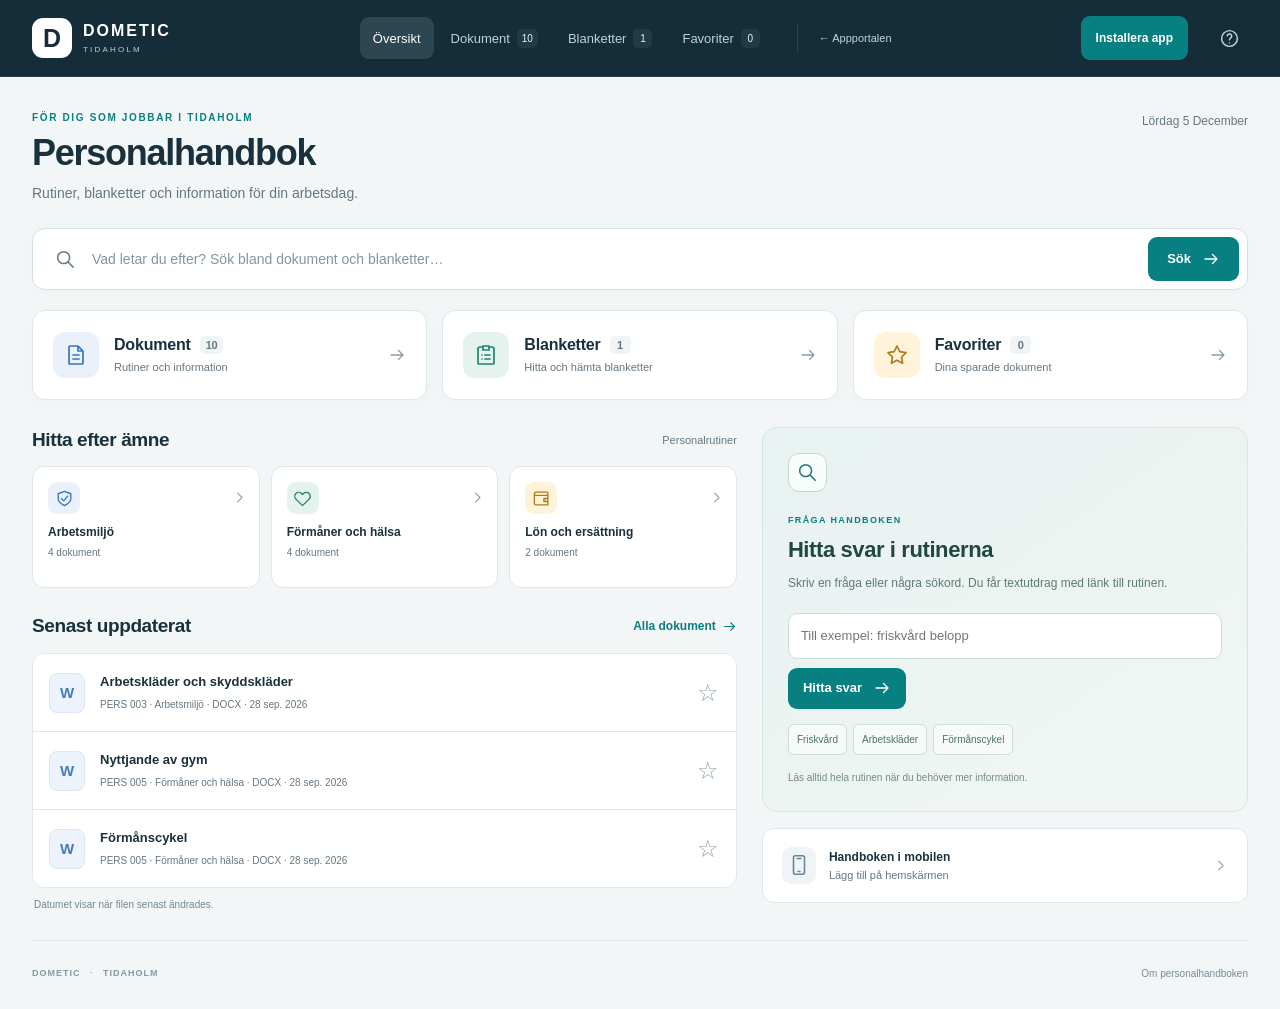
<file: index.html>
<!doctype html>
<html lang="sv">
<head>
  <meta charset="utf-8">
  <meta name="viewport" content="width=device-width,initial-scale=1,viewport-fit=cover">
  <meta name="theme-color" content="#142d38">
  <meta name="description" content="Dometic Tidaholms personalhandbok. Hitta rutiner, hämta blanketter och spara dina favoriter.">
  <title>Personalhandbok · Dometic Tidaholm</title>
  <link rel="icon" href="icon.svg" type="image/svg+xml">
  <link rel="apple-touch-icon" href="icon-192.png">
  <link rel="manifest" href="manifest.webmanifest">
  <link rel="stylesheet" href="style.css">
  <script src="app.js" defer></script>
<style>.install-action{margin-left:auto;white-space:nowrap;padding:10px 14px;font-size:12px}.install-tile{cursor:pointer}#install-from-help{margin:10px 0 6px}@media(max-width:720px){.install-action{font-size:11px;padding:9px 10px;margin-left:auto}.portal-link{display:none}}</style>
</head>
<body>
<svg class="icon-definitions" xmlns="http://www.w3.org/2000/svg" aria-hidden="true">
  <symbol id="i-home" viewBox="0 0 24 24"><path d="m3 10 9-7 9 7v10a1 1 0 0 1-1 1h-5v-7H9v7H4a1 1 0 0 1-1-1Z"/></symbol>
  <symbol id="i-documents" viewBox="0 0 24 24"><path d="M14 3H6a1 1 0 0 0-1 1v16a1 1 0 0 0 1 1h12a1 1 0 0 0 1-1V8Zm0 0v5h5M9 12h6m-6 4h6"/></symbol>
  <symbol id="i-forms" viewBox="0 0 24 24"><path d="M9 4H6a2 2 0 0 0-2 2v14a1 1 0 0 0 1 1h14a1 1 0 0 0 1-1V6a2 2 0 0 0-2-2h-3M9 3h6v4H9Zm-1 9h.01M11 12h5m-8 4h.01M11 16h5"/></symbol>
  <symbol id="i-star" viewBox="0 0 24 24"><path d="m12 3 2.8 5.7 6.2.9-4.5 4.4 1.1 6.2-5.6-3-5.6 3 1.1-6.2L3 9.6l6.2-.9Z"/></symbol>
  <symbol id="i-search" viewBox="0 0 24 24"><circle cx="10.5" cy="10.5" r="6.5"/><path d="m16 16 5 5"/></symbol>
  <symbol id="i-arrow" viewBox="0 0 24 24"><path d="M4 12h16m-6-6 6 6-6 6"/></symbol>
  <symbol id="i-download" viewBox="0 0 24 24"><path d="M12 3v12m-5-5 5 5 5-5M4 16v4h16v-4"/></symbol>
  <symbol id="i-shield" viewBox="0 0 24 24"><path d="M12 3 4 6v6c0 5 8 9 8 9s8-4 8-9V6Zm-4 9 3 3 5-6"/></symbol>
  <symbol id="i-heart" viewBox="0 0 24 24"><path d="M20.3 5.7a5 5 0 0 0-7.1 0L12 7l-1.2-1.3a5 5 0 0 0-7.1 7.1L12 21l8.3-8.2a5 5 0 0 0 0-7.1Z"/></symbol>
  <symbol id="i-wallet" viewBox="0 0 24 24"><path d="M20 8V5a1 1 0 0 0-1-1H5a2 2 0 0 0 0 4h15v12H5a2 2 0 0 1-2-2V6m17 6h-5v4h5m-3-2h.01"/></symbol>
  <symbol id="i-folder" viewBox="0 0 24 24"><path d="M3 7V5a1 1 0 0 1 1-1h6l3 3h7a1 1 0 0 1 1 1v11a1 1 0 0 1-1 1H4a1 1 0 0 1-1-1Z"/></symbol>
  <symbol id="i-help" viewBox="0 0 24 24"><circle cx="12" cy="12" r="9"/><path d="M9.5 9a2.5 2.5 0 0 1 5 .5c0 2-2.5 2-2.5 4M12 17h.01"/></symbol>
  <symbol id="i-phone" viewBox="0 0 24 24"><rect x="6" y="2" width="12" height="20" rx="2"/><path d="M10 5h4m-3 14h2"/></symbol>
  <symbol id="i-x" viewBox="0 0 24 24"><path d="m6 6 12 12M6 18 18 6"/></symbol>
  <symbol id="i-refresh" viewBox="0 0 24 24"><path d="M20 7v5h-5M4 17v-5h5m-4-5a8 8 0 0 1 14-1l1 2M4 16l1 2a8 8 0 0 0 14-1"/></symbol>
  <symbol id="i-chevron" viewBox="0 0 24 24"><path d="m9 5 7 7-7 7"/></symbol>
</svg>
<a class="skip" href="#main">Till innehållet</a>
<div class="shell">
  <header class="site-header">
    <div class="header-inner">
      <a class="brand" href="#oversikt" data-view="home" aria-label="Personalhandbok, startsida"><span class="brand-mark">D</span><span class="brand-text">DOMETIC<small>TIDAHOLM</small></span></a>
      <nav class="header-nav" aria-label="Huvudmeny">
        <a class="nav active" href="#oversikt" data-view="home">Översikt</a>
        <a class="nav" href="#dokument" data-view="documents">Dokument <b id="nav-count">–</b></a>
        <a class="nav" href="#blanketter" data-view="forms">Blanketter <b id="forms-count">–</b></a>
        <a class="nav" href="#favoriter" data-view="favorites">Favoriter <b id="fav-count">–</b></a>
      </nav>
      <a class="portal-link" href="https://mrmartinpet.github.io/Dometic/">← Appportalen</a>
      <button id="install-app" class="primary install-action" type="button">Installera app</button>
      <button class="help-button install-help" aria-label="Hjälp och installation"><svg class="icon" aria-hidden="true"><use href="#i-help"/></svg></button>
    </div>
  </header>
  <main id="main" tabindex="-1">
    <section id="overview" aria-labelledby="overview-title">
      <div class="welcome-row">
        <div><span class="eyebrow">FÖR DIG SOM JOBBAR I TIDAHOLM</span><h1 id="overview-title">Personalhandbok</h1><p class="page-intro">Rutiner, blanketter och information för din arbetsdag.</p></div>
        <span class="date-label" id="today-date"></span>
      </div>
      <form id="home-search-form" class="home-search" role="search">
        <svg class="icon" aria-hidden="true"><use href="#i-search"/></svg>
        <label class="sr-only" for="home-search">Sök bland dokument och blanketter</label>
        <input id="home-search" type="search" placeholder="Vad letar du efter? Sök bland dokument och blanketter…" autocomplete="off" required>
        <button class="primary" type="submit">Sök <svg class="icon" aria-hidden="true"><use href="#i-arrow"/></svg></button>
      </form>
      <div class="load-status"><p id="home-status" role="status" aria-live="polite">Läser in handboken…</p><button class="text-button" id="home-retry" hidden>Försök igen</button></div>
      <div class="quick-links" aria-label="Genvägar">
        <a class="quick-card" data-view="documents" href="#dokument"><span class="quick-icon tone-blue"><svg class="icon" aria-hidden="true"><use href="#i-documents"/></svg></span><span class="quick-copy"><strong>Dokument <b id="home-doc-count">–</b></strong><span>Rutiner och information</span></span><svg class="icon quick-arrow" aria-hidden="true"><use href="#i-arrow"/></svg></a>
        <a class="quick-card" data-view="forms" href="#blanketter"><span class="quick-icon tone-teal"><svg class="icon" aria-hidden="true"><use href="#i-forms"/></svg></span><span class="quick-copy"><strong>Blanketter <b id="home-form-count">–</b></strong><span>Hitta och hämta blanketter</span></span><svg class="icon quick-arrow" aria-hidden="true"><use href="#i-arrow"/></svg></a>
        <a class="quick-card" data-view="favorites" href="#favoriter"><span class="quick-icon tone-amber"><svg class="icon" aria-hidden="true"><use href="#i-star"/></svg></span><span class="quick-copy"><strong>Favoriter <b id="home-fav-count">–</b></strong><span>Dina sparade dokument</span></span><svg class="icon quick-arrow" aria-hidden="true"><use href="#i-arrow"/></svg></a>
      </div>
      <div class="overview-grid">
        <div class="overview-main">
          <section class="topics" aria-labelledby="topics-title"><div class="section-heading"><h2 id="topics-title">Hitta efter ämne</h2><span class="subtle">Personalrutiner</span></div><div id="home-categories" class="category-grid"></div></section>
          <section class="recent-section" aria-labelledby="recent-title"><div class="section-heading"><h2 id="recent-title">Senast uppdaterat</h2><a class="text-link" data-view="documents" href="#dokument">Alla dokument <svg class="icon" aria-hidden="true"><use href="#i-arrow"/></svg></a></div><div id="home-recent" class="recent-list"></div><p id="recent-empty" class="subtle" hidden>Inga dokument att visa.</p><p class="section-note">Datumet visar när filen senast ändrades.</p></section>
        </div>
        <aside class="overview-side">
          <section class="ask-panel" aria-labelledby="ask-title">
            <span class="panel-symbol"><svg class="icon" aria-hidden="true"><use href="#i-search"/></svg></span><span class="eyebrow">FRÅGA HANDBOKEN</span><h2 id="ask-title">Hitta svar i rutinerna</h2><p>Skriv en fråga eller några sökord. Du får textutdrag med länk till rutinen.</p>
            <form id="ask-form"><label class="sr-only" for="question">Din fråga</label><input id="question" type="search" required minlength="3" placeholder="Till exempel: friskvård belopp" autocomplete="off"><button class="primary" type="submit">Hitta svar <svg class="icon" aria-hidden="true"><use href="#i-arrow"/></svg></button></form>
            <div class="question-examples" aria-label="Exempel på sökningar"><button data-question="Friskvård">Friskvård</button><button data-question="Arbetskläder">Arbetskläder</button><button data-question="Förmånscykel">Förmånscykel</button></div>
            <div id="answer" class="answer" role="status" aria-live="polite" hidden></div><small>Läs alltid hela rutinen när du behöver mer information.</small>
          </section>
          <button class="install-tile" id="install-tile" type="button"><span class="install-icon"><svg class="icon" aria-hidden="true"><use href="#i-phone"/></svg></span><span><strong>Handboken i mobilen</strong><span>Lägg till på hemskärmen</span></span><svg class="icon" aria-hidden="true"><use href="#i-chevron"/></svg></button>
        </aside>
      </div>
    </section>
    <section id="library" class="library" aria-labelledby="section-title" hidden>
      <div class="section-head"><div><span class="eyebrow" id="section-eyebrow">PERSONALHANDBOK</span><h1 id="section-title">Dokument</h1><p class="page-intro" id="section-description">Rutiner och information för din arbetsdag.</p></div><span class="total-pill" id="total">– dokument</span></div>
      <div id="forms-info" class="forms-info" hidden><svg class="icon" aria-hidden="true"><use href="#i-download"/></svg><p>Hämta blanketten och fyll i den. Följ anvisningarna i blanketten för hur den ska lämnas in.</p></div>
      <div class="toolbar"><div class="search-box"><svg class="icon" aria-hidden="true"><use href="#i-search"/></svg><label class="sr-only" for="search">Sök i listan</label><input id="search" type="search" placeholder="Sök på namn, ämne eller innehåll…" autocomplete="off"><kbd aria-hidden="true">/</kbd></div><div class="select-row"><label class="sr-only" for="format">Filtyp</label><select id="format"><option value="all">Alla filtyper</option><option value="word">Word</option><option value="pdf">PDF</option><option value="excel">Excel</option><option value="powerpoint">PowerPoint</option></select><label class="sr-only" for="sort">Sortering</label><select id="sort"><option value="az">Namn A–Ö</option><option value="recent">Senast uppdaterade</option></select></div></div>
      <div id="categories" class="categories" role="group" aria-label="Filtrera kategori"></div>
      <div class="list-toolbar"><p id="results-count" role="status" aria-live="polite">Läser in dokument…</p><button class="text-button" id="clear-filters" hidden>Rensa filter</button></div>
      <div id="documents" class="documents"></div>
      <div id="empty" class="empty" hidden><span class="empty-icon"><svg class="icon" aria-hidden="true"><use href="#i-folder"/></svg></span><h2 id="empty-title">Inga dokument att visa</h2><p id="empty-text"></p><button id="reset" class="secondary" hidden>Rensa filter</button></div>
    </section>
    <footer><span>DOMETIC <span class="footer-dot">·</span> TIDAHOLM</span><button class="text-button install-help">Om personalhandboken</button></footer>
  </main>
  <nav class="mobile-nav" aria-label="Mobilmeny"><a href="#oversikt" class="active" data-view="home"><svg class="icon" aria-hidden="true"><use href="#i-home"/></svg>Översikt</a><a href="#dokument" data-view="documents"><svg class="icon" aria-hidden="true"><use href="#i-documents"/></svg>Dokument</a><a href="#blanketter" data-view="forms"><svg class="icon" aria-hidden="true"><use href="#i-forms"/></svg>Blanketter</a><a href="#favoriter" data-view="favorites"><svg class="icon" aria-hidden="true"><use href="#i-star"/></svg>Favoriter</a></nav>
</div>
<dialog id="reader" aria-labelledby="reader-title"><div class="reader-head"><button id="close-reader" class="secondary">← Tillbaka</button><button id="reader-favorite" class="secondary">☆ Spara</button></div><div class="reader-body"><span class="eyebrow" id="reader-meta"></span><h2 id="reader-title"></h2><div class="reader-actions"><a id="download" class="primary" download>Hämta original</a><button id="share" class="secondary">Kopiera länk</button></div><p class="reading-note" id="reader-note">Textvy · Bilder, diagram och fullständig formatering visas i originalfilen.</p><div id="reader-content"></div></div></dialog>
<dialog id="help" aria-labelledby="help-title"><button id="close-help" class="close" aria-label="Stäng"><svg class="icon" aria-hidden="true"><use href="#i-x"/></svg></button><span class="eyebrow">PERSONALHANDBOK</span><h2 id="help-title">Det du behöver i arbetsdagen.</h2><p>På översikten hittar du genvägar, kategorier och de senast ändrade dokumenten. Blanketter har en egen sida där du kan söka och hämta originalfiler.</p><h3>Lägg till på hemskärmen</h3><p id="install-instructions">Välj Installera app för att komma igång.</p><button id="install-from-help" class="primary" type="button">Installera app</button><p><strong>iPhone:</strong> öppna i Safari, tryck på Dela och välj Lägg till på hemskärmen.</p><p><strong>Android:</strong> öppna webbläsarens meny och välj Installera app eller Lägg till på startskärmen.</p><h3>Dokument och favoriter</h3><p>Word (.docx) och PowerPoint (.pptx) får en sökbar textvy. PDF, Excel och äldre Officefiler kan sökas på namn och kategori och hämtas i original. Favoriter sparas på den här enheten.</p></dialog>
<div id="toast" role="status" aria-live="polite"></div>
<noscript><p class="noscript">Aktivera JavaScript för att söka och läsa personalhandboken.</p></noscript>
</body>
</html>
</file>
<file: style.css>
:root{--bg:#f3f6f7;--text:#19313c;--muted:#647782;--line:#dfe7ea;--accent:#087f81;--navy:#142d38;--shadow:0 4px 18px #183b4a05;font-family:Inter,"Segoe UI",Arial,sans-serif;color:var(--text);background:var(--bg);font-synthesis:none;color-scheme:light}
*{box-sizing:border-box}body{margin:0;min-height:100dvh}button,input,select{font:inherit}button,a,input,select{-webkit-tap-highlight-color:transparent}button{cursor:pointer;color:inherit}a{color:inherit}button:focus-visible,a:focus-visible,input:focus-visible,select:focus-visible{outline:3px solid #2c9bba;outline-offset:4px}button,a{touch-action:manipulation;transition:background .15s,border-color .15s,color .15s,box-shadow .15s}input{color:var(--text)}
.icon{width:22px;height:22px;fill:none;stroke:currentColor;stroke-width:1.7;stroke-linecap:round;stroke-linejoin:round;flex-shrink:0}.icon-definitions{position:absolute;width:0;height:0;overflow:hidden}.skip{position:fixed;top:-100px;left:15px;z-index:100;background:#fff;padding:14px;border-radius:8px}.skip:focus{top:10px}.shell{min-height:100dvh}
.site-header{position:sticky;top:0;z-index:5;background:var(--navy);color:#fff;border-bottom:1px solid #ffffff14}.header-inner{max-width:1296px;margin:auto;padding:0 32px;min-height:76px;display:flex;align-items:center;gap:24px}.brand{display:flex;align-items:center;gap:11px;text-decoration:none;flex-shrink:0}.brand-mark{display:grid;place-items:center;font-size:25px;font-weight:800;line-height:1;width:40px;height:40px;background:#fff;border-radius:11px;color:var(--navy)}.brand-text{font-size:16px;font-weight:800;letter-spacing:2px;line-height:1}.brand-text small{font-size:8px;font-weight:500;letter-spacing:2.2px;display:block;margin-top:7px;color:#bad0d9}
.header-nav{margin-left:auto;display:flex;align-items:center;gap:4px}.nav{display:inline-flex;align-items:center;gap:7px;text-decoration:none;font-size:13px;font-weight:500;min-height:42px;border-radius:9px;padding:10px 13px;color:#bed1d9;white-space:nowrap}.nav:hover{background:#ffffff0d;color:#fff}.nav.active{background:#2c4751;color:#fff}.nav b{font-size:10px;font-weight:500;min-width:19px;height:19px;padding:2px 5px;display:grid;place-items:center;background:#ffffff10;border-radius:5px;color:#e8f2f5}.portal-link{text-decoration:none;border-left:1px solid #ffffff1a;padding:9px 0 9px 21px;font-size:11px;color:#c1d4dc;white-space:nowrap}.portal-link:hover{color:#fff}.help-button{display:grid;place-items:center;border:0;background:transparent;color:#c1d4dc;width:36px;height:40px;padding:5px}.help-button:hover{color:#fff}.help-button .icon{width:21px;height:21px}
main{max-width:1296px;padding:30px 32px 20px;margin:auto}h1,h2,h3,p{overflow-wrap:break-word}h1{font-size:36px;letter-spacing:-1.25px;line-height:1.15;font-weight:700;margin:7px 0 9px}h2{font-size:19px;letter-spacing:-.4px;line-height:1.35;margin:0}h3{font-size:16px;letter-spacing:-.2px}.eyebrow{font-size:10px;font-weight:700;letter-spacing:1.65px;color:var(--accent);display:inline-block}.welcome-row{display:flex;align-items:center;justify-content:space-between;gap:24px;margin-bottom:23px}.page-intro{font-size:14px;color:var(--muted);line-height:1.6;margin:0}.date-label{font-size:12px;color:var(--muted);white-space:nowrap;align-self:flex-start;margin-top:7px;text-transform:capitalize}
.home-search{display:flex;align-items:center;gap:14px;padding:7px 8px 7px 21px;border:1px solid #d5e1e5;border-radius:13px;background:#fff;box-shadow:var(--shadow);min-height:62px}.home-search>.icon{color:#66818c}.home-search:focus-within{border-color:#63aeb1;box-shadow:0 0 0 3px #0780840a}.home-search input{flex:1;min-width:0;background:transparent;border:0;outline:none;font-size:14px;height:43px}.home-search input::placeholder{color:#84959d}.primary{display:inline-flex;align-items:center;justify-content:center;gap:11px;background:var(--accent);border:1px solid transparent;border-radius:9px;min-height:44px;padding:10px 18px;color:#fff;font-size:13px;font-weight:600;text-decoration:none;line-height:1.35}.primary:hover{background:#086567}.primary .icon{width:18px;height:18px}.load-status{display:flex;align-items:center;gap:14px}.load-status p{font-size:12px;color:var(--muted);margin:12px 0 0}.load-status .text-button{margin-top:12px}
.quick-links{display:grid;grid-template-columns:repeat(3,minmax(0,1fr));gap:15px;margin:20px 0 27px}.quick-card{background:#fff;border:1px solid var(--line);border-radius:13px;padding:21px 20px;display:flex;align-items:center;gap:15px;text-decoration:none;box-shadow:var(--shadow);min-width:0}.quick-card:hover{border-color:#9dc5c7;box-shadow:0 6px 20px #193a4410}.quick-icon{width:46px;height:46px;border-radius:12px;display:grid;place-items:center;flex-shrink:0}.quick-icon .icon{width:24px;height:24px}.tone-blue{background:#eaf1fb;color:#3975ba}.tone-teal{background:#e5f3ef;color:#21836c}.tone-amber{background:#fff3da;color:#af7b1c}.tone-violet{background:#f0ecfa;color:#7a62a8}.quick-copy{flex:1;min-width:0}.quick-copy strong{display:flex;align-items:center;gap:9px;font-size:16px;font-weight:650;letter-spacing:-.2px}.quick-copy strong b{font-size:11px;font-weight:600;min-width:21px;border-radius:5px;background:#f0f4f5;color:var(--muted);padding:3px 6px;text-align:center}.quick-copy>span{display:block;margin-top:7px;font-size:11px;color:var(--muted)}.quick-arrow{width:18px;height:18px;color:#879ca6}
.overview-grid{display:grid;grid-template-columns:minmax(0,1.45fr) minmax(300px,1fr);gap:25px}.overview-main,.overview-side{min-width:0}.section-heading{display:flex;align-items:center;justify-content:space-between;gap:16px;margin-bottom:14px}.subtle{font-size:11px;color:var(--muted)}.text-link{display:inline-flex;align-items:center;gap:6px;color:var(--accent);text-decoration:none;font-size:12px;font-weight:600;line-height:1.5}.text-link:hover{text-decoration:underline}.text-link .icon{width:15px;height:15px}
.category-grid{display:grid;grid-template-columns:repeat(3,minmax(0,1fr));gap:11px}.category-card{display:flex;align-items:flex-start;flex-direction:column;position:relative;gap:10px;text-align:left;min-width:0;padding:15px;border:1px solid var(--line);border-radius:12px;background:#fff;color:var(--text);text-decoration:none;min-height:122px}.category-card:hover{border-color:#a3c5cb;background:#fbfdfd}.category-icon{display:grid;place-items:center;width:32px;height:32px;border-radius:9px;background:#edf3f6;color:#4b7c9b;flex-shrink:0}.category-card.tone-blue .category-icon,.category-icon.tone-blue{background:#eaf1fb;color:#3975ba}.category-card.tone-teal .category-icon,.category-icon.tone-teal{background:#e5f3ef;color:#21836c}.category-card.tone-amber .category-icon,.category-icon.tone-amber{background:#fff3da;color:#af7b1c}.category-card.tone-violet .category-icon,.category-icon.tone-violet{background:#f0ecfa;color:#7a62a8}.category-icon .icon{width:19px;height:19px}.category-copy{display:block;min-width:0}.category-copy strong{display:block;font-size:12px;line-height:1.45;font-weight:650}.category-copy span{display:block;font-size:10px;color:var(--muted);margin-top:5px}.category-arrow{position:absolute;right:12px;top:23px;color:#8fa3ac}.category-arrow .icon{width:15px;height:15px}
.recent-section{margin-top:25px}.recent-list{border:1px solid var(--line);border-radius:13px;background:#fff;overflow:hidden}.recent-list:empty{display:none}.recent-list .doc-card{border:0;border-radius:0;box-shadow:none;border-bottom:1px solid var(--line)}.recent-list .doc-card:last-child{border-bottom:0}.recent-list .doc-open{padding:15px 16px;min-height:77px}.recent-list .file-icon{width:36px;height:40px;font-size:15px;border-radius:8px}.recent-list .doc-copy strong{font-size:13px}.section-note{font-size:10px;color:#738792;margin:11px 2px 0}
.ask-panel{background:linear-gradient(145deg,#e8f2f1,#f0f6f3);border:1px solid #d3e6e2;border-radius:15px;padding:25px}.ask-panel .panel-symbol{display:grid;place-items:center;width:39px;height:39px;border:1px solid #bedad6;border-radius:11px;color:#287e77;margin-bottom:17px;background:#f8fcfa}.ask-panel .eyebrow{font-size:9px;letter-spacing:1.4px}.ask-panel h2{font-size:22px;margin:8px 0 10px;color:#21483f}.ask-panel>p{color:#5f7a76;line-height:1.6;font-size:12px;margin:0 0 19px}.ask-panel form{display:flex;flex-wrap:wrap;gap:9px}.ask-panel input{min-width:0;width:100%;background:#fff;border:1px solid #c9ddd8;border-radius:9px;padding:12px;font-size:13px;height:46px}.ask-panel form .primary{min-height:41px;padding:10px 14px}.question-examples{display:flex;gap:6px;flex-wrap:wrap;margin-top:15px}.question-examples button{border:1px solid #ccded9;background:#f6faf8;border-radius:6px;color:#4c746b;font-size:10px;padding:6px 8px;min-height:31px}.question-examples button:hover{background:#fff;border-color:#7daea2}.ask-panel small{display:block;font-size:10px;line-height:1.6;color:#738c84;margin-top:15px}
.install-tile{display:flex;align-items:center;gap:13px;width:100%;padding:18px 19px;margin-top:16px;border:1px solid var(--line);border-radius:12px;background:#fff;text-align:left}.install-tile:hover{border-color:#afc7ce}.install-icon{width:34px;height:37px;display:grid;place-items:center;background:#f0f4f6;border-radius:9px;color:#658793;flex-shrink:0}.install-tile>span:nth-child(2){flex:1}.install-tile strong{display:block;font-size:12px;font-weight:600}.install-tile>span>span{display:block;font-size:11px;color:var(--muted);margin-top:5px}.install-tile>.icon{width:15px;height:15px;color:#92a4ad}
.library{min-height:65vh}.section-head{display:flex;align-items:center;justify-content:space-between;gap:25px;margin-bottom:25px}.total-pill{font-size:12px;color:#3f7d79;padding:9px 13px;border-radius:8px;background:#e6efed;white-space:nowrap}.forms-info{display:flex;align-items:center;gap:13px;background:#eaf3f1;border:1px solid #d7e8e3;padding:14px 18px;border-radius:11px;margin:0 0 21px;color:#38756a}.forms-info p{font-size:12px;line-height:1.6;margin:0}.forms-info .icon{width:20px;height:20px}
.toolbar{display:flex;align-items:center;gap:12px}.search-box{display:flex;align-items:center;gap:12px;flex:1;min-width:0;border:1px solid #d4e0e4;background:#fff;border-radius:10px;padding:0 15px;height:50px}.search-box:focus-within{border-color:#78b6b5}.search-box>.icon{color:#849ba7;width:20px;height:20px}.search-box input{flex:1;min-width:0;width:100%;border:0;outline:0;background:none;height:46px;font-size:13px}.search-box input::placeholder{color:#84959f}.search-box kbd{font-size:11px;min-width:21px;padding:3px 5px;text-align:center;border:1px solid var(--line);color:#92a4ad;border-radius:4px}.select-row{display:flex;gap:10px}.select-row select{font-size:12px;min-height:50px;border:1px solid #d4e0e4;background:#fff;color:#506873;border-radius:10px;padding:0 12px;max-width:184px}.categories{display:flex;flex-wrap:wrap;gap:8px;margin:20px 0}.chip{display:flex;align-items:center;gap:9px;font-size:11px;padding:8px 13px;min-height:38px;border:1px solid var(--line);background:#fff;border-radius:8px;color:#6a7f89}.chip span{font-size:10px;color:inherit;opacity:.75}.chip.active{background:#e4efed;color:#21685f;border-color:#9bc8bd}.chip:hover{border-color:#a8c4c4}.list-toolbar{display:flex;justify-content:space-between;align-items:center;gap:20px;border-top:1px solid var(--line);padding:17px 0 14px;min-height:51px}.list-toolbar p{font-size:12px;color:var(--muted);margin:0}.text-button{font-size:11px;font-weight:500;padding:6px 0;min-height:32px;border:0;color:var(--accent);background:transparent}.text-button:hover{text-decoration:underline}
.documents{display:grid;grid-template-columns:repeat(2,minmax(0,1fr));gap:13px}.doc-card{display:flex;align-items:center;min-width:0;border:1px solid var(--line);border-radius:12px;background:#fff;box-shadow:var(--shadow)}.doc-card:hover{border-color:#a9c8cd}.doc-open{display:flex;align-items:center;gap:15px;padding:20px 10px 20px 19px;min-height:94px;flex:1;min-width:0;text-align:left;background:transparent;border:0;color:var(--text);text-decoration:none}.file-icon{display:grid;place-items:center;flex-shrink:0;background:#edf3fc;color:#487bb9;border:1px solid #dce6f4;width:43px;height:48px;border-radius:10px;font-size:18px;font-weight:700;line-height:1}.file-icon.pdf{background:#fbeeed;color:#b9615a;border-color:#f1dcd9;font-size:10px}.file-icon.ppt{background:#fbf1e8;color:#b97742;border-color:#f0e0d3}.file-icon.excel{background:#e9f5ed;color:#448760;border-color:#d6eadc}.doc-copy{min-width:0;flex:1}.doc-copy strong{display:block;font-size:13px;font-weight:650;line-height:1.5;overflow-wrap:anywhere}.doc-copy p{font-size:10px;color:var(--muted);margin:5px 0 0;line-height:1.6}.doc-copy .snippet{display:-webkit-box;-webkit-box-orient:vertical;-webkit-line-clamp:2;overflow:hidden;font-size:11px;margin-top:9px;color:#53717f}.fav{flex-shrink:0;border:0;background:transparent;color:#91a3ac;min-height:44px;min-width:40px;padding:6px;font-size:24px;margin-right:8px;line-height:1}.fav:hover{color:#a67823}.fav.saved{color:#b47f17}.download-link{display:inline-flex;align-items:center;justify-content:center;flex-shrink:0;gap:5px;min-width:38px;min-height:42px;margin:0 6px 0 0;padding:8px;border:1px solid #cde0db;border-radius:8px;color:#2b7f70;font-size:11px;background:#eef6f3;text-decoration:none}.download-link:hover{background:#deeee7}.download-link .icon{width:17px;height:17px}.type-badge{display:inline-flex;font-size:9px;line-height:1.2;padding:3px 5px;background:#e8f3ec;color:#3e7b5c;border-radius:4px;font-weight:500;margin-right:5px}
.empty{text-align:center;border:1px dashed #c9d8de;background:#fafcfc;border-radius:14px;padding:54px 20px}.empty-icon{display:grid;place-items:center;width:59px;height:59px;border-radius:17px;background:#e7eff1;color:#71939e;margin:auto}.empty-icon .icon{width:28px;height:28px}.empty h2{font-size:21px;margin:18px 0 11px}.empty p{color:var(--muted);font-size:13px;line-height:1.75;max-width:440px;margin:0 auto 19px}.secondary{display:inline-flex;align-items:center;justify-content:center;min-height:42px;gap:8px;padding:10px 14px;border:1px solid #d6e2e7;border-radius:8px;background:#fff;color:#415e6b;font-size:12px;text-decoration:none}.secondary:hover{background:#f1f6f7;border-color:#a8c5ce}
footer{display:flex;align-items:center;justify-content:space-between;gap:20px;border-top:1px solid var(--line);margin-top:30px;padding-top:16px;color:#8598a1;font-size:9px;letter-spacing:1px}footer>span{font-weight:600}.footer-dot{display:inline-block;margin:0 6px;color:#a8b9c0}footer .text-button{font-size:10px;font-weight:400;color:#738b96;letter-spacing:0}.sr-only{position:absolute;clip:rect(0,0,0,0);width:1px;height:1px;overflow:hidden;white-space:nowrap}.mobile-nav{display:none}
dialog{background:#fff;color:var(--text);border:1px solid #cfdee5;border-radius:16px;box-shadow:0 25px 100px #0a253d3d;max-height:90dvh}dialog::backdrop{background:#142d386e;backdrop-filter:blur(4px)}#reader{padding:0;width:min(850px,95vw)}.reader-head{display:flex;align-items:center;justify-content:space-between;padding:14px 24px;background:#f8fafb;border-bottom:1px solid var(--line);position:sticky;top:0;z-index:1}.reader-body{padding:30px 36px 45px;overflow-wrap:anywhere}.reader-body h2{font-size:28px;line-height:1.3;margin:10px 0 22px}.reader-actions{display:flex;flex-wrap:wrap;gap:9px}.reading-note{font-size:12px;line-height:1.7;color:#66808c;padding:12px 15px;background:#f1f6f7;border-left:3px solid #75b1b7;border-radius:3px;margin:24px 0}#reader-meta{font-size:10px;line-height:1.6;letter-spacing:1px}#reader-content p{white-space:pre-wrap;font-size:14px;line-height:1.85;color:#3d5866}#reader-content h3{font-size:19px;color:#236e71;margin:28px 0 12px}#reader-content .table-wrap{overflow-x:auto}table{border-collapse:collapse;width:100%;margin:18px 0;font-size:12px}td{min-width:110px;border:1px solid #cfdde3;padding:12px;white-space:pre-wrap;line-height:1.6}tr:first-child{background:#f0f5f7}#help{width:min(500px,94vw);padding:32px}#help h2{font-size:25px;margin:11px 0 16px}#help h3{font-size:15px;margin:25px 0 10px}#help p{font-size:13px;color:var(--muted);line-height:1.8}.close{float:right;display:grid;place-items:center;background:transparent;border:0;color:#8a9fa9;width:38px;height:38px;margin:-12px -12px 0 5px}#toast{position:fixed;bottom:26px;left:50%;transform:translateX(-50%);max-width:90vw;padding:12px 18px;background:#193d48;color:white;border-radius:9px;font-size:12px;z-index:11;display:none;box-shadow:0 6px 22px #0a263c2b}#toast.visible{display:block}
.answer{margin-top:18px;padding-top:17px;border-top:1px solid #cbded7}.answer h3{font-size:15px;margin:0 0 12px}.answer>p{font-size:12px;line-height:1.6;color:#607a72}.answer-hit{border:1px solid #d5e4df;background:#fff;border-radius:9px;padding:13px;margin-top:10px}.answer-quote{font-size:12px;line-height:1.7;white-space:pre-wrap;margin:0 0 10px}.answer-source{color:#187969;font-size:11px;line-height:1.6;overflow-wrap:anywhere}.answer .answer-caution{font-size:10px;color:#7a8d83}.answer h4{font-size:12px;margin:18px 0 8px}.answer-related{display:block;font-size:12px;color:#287f70;margin:9px 0}.answer mark,.reader-match mark{background:#fae6a0;color:#354125;border-radius:3px;padding:0 2px}.reader-match{background:#fff7dd;border-left:3px solid #d4ad40;padding:12px!important;border-radius:5px;scroll-margin-top:90px}.noscript{margin:25px;padding:20px;border:1px solid var(--line);background:#fff;border-radius:12px}[hidden]{display:none!important}body:has(dialog[open]){overflow:hidden}
@media(max-width:1100px){.header-inner{gap:16px}.nav{padding:10px;font-size:12px}.portal-link{padding-left:15px;font-size:10px}.quick-card{padding:18px 15px;gap:11px}.quick-icon{width:41px;height:41px}.quick-copy strong{font-size:14px}.quick-arrow{display:none}.overview-grid{gap:20px;grid-template-columns:minmax(0,1.3fr) minmax(290px,1fr)}.category-card{padding:13px;min-height:127px}.category-copy strong{font-size:11px}.category-arrow{right:10px}.ask-panel{padding:23px}.documents{grid-template-columns:1fr}}
@media(max-width:900px){.header-inner{min-height:68px;padding:0 22px;gap:15px}.header-nav{gap:1px}.nav{padding:9px 8px;font-size:11px}.nav b{display:none}.portal-link{font-size:10px}.brand-text{font-size:14px;letter-spacing:1.6px}.brand-mark{height:36px;width:36px;font-size:23px}main{padding:25px 22px 20px}.overview-grid{grid-template-columns:1fr}.overview-side{display:grid;grid-template-columns:1.3fr 1fr;gap:16px;align-items:start}.install-tile{margin:0}.ask-panel{padding:21px}.ask-panel .panel-symbol{display:none}.category-card{min-height:110px}.category-copy strong{font-size:13px}.quick-copy>span{font-size:10px}.section-heading h2{font-size:18px}.welcome-row{margin-bottom:20px}.home-search input{font-size:13px}.recent-section{margin-top:23px}}
@media(max-width:720px){
  .site-header{position:relative}.header-inner{padding:0 17px;min-height:64px;gap:13px}.header-nav{display:none}.brand-text{font-size:14px}.brand-text small{font-size:7px}.brand{gap:9px}.brand-mark{width:34px;height:34px;font-size:22px;border-radius:9px}.portal-link{margin-left:auto;border:0;padding:8px 0;font-size:11px}.help-button{width:28px;padding:0}.help-button .icon{width:20px;height:20px}
  main{padding:24px 17px 100px}.welcome-row{align-items:start;margin-bottom:19px;gap:10px}.welcome-row h1{font-size:31px;letter-spacing:-1px;margin-top:7px}.eyebrow{font-size:8px;letter-spacing:1.2px}.date-label{display:none}.page-intro{font-size:12px;line-height:1.6;max-width:300px}.home-search{min-height:57px;padding:6px 6px 6px 13px;gap:10px;border-radius:11px}.home-search>.icon{width:19px;height:19px}.home-search input{font-size:16px}.home-search input::placeholder{font-size:12px}.home-search .primary{min-height:42px;padding:10px 13px;font-size:12px}.home-search .primary .icon{display:none}
  .quick-links{grid-template-columns:1fr;gap:9px;margin:16px 0 25px}.quick-card{padding:14px 15px;border-radius:11px;gap:13px}.quick-icon{width:39px;height:39px;border-radius:10px}.quick-icon .icon{width:22px;height:22px}.quick-copy strong{font-size:14px}.quick-copy strong b{font-size:10px}.quick-copy>span{font-size:11px;margin-top:5px}.quick-arrow{display:block}.overview-grid{gap:24px}.category-grid{grid-template-columns:1fr;gap:9px}.category-card{min-height:74px;flex-direction:row;align-items:center;gap:13px;padding:14px 15px}.category-icon{width:36px;height:36px;border-radius:10px}.category-copy strong{font-size:13px}.category-copy span{font-size:10px}.category-arrow{position:static;margin-left:auto;flex-shrink:0}.section-heading{margin-bottom:12px;gap:10px}.section-heading h2{font-size:18px}.section-heading .subtle{font-size:10px}.text-link{font-size:11px}.overview-side{display:flex;flex-direction:column;gap:13px}.ask-panel{width:100%;padding:23px 20px}.ask-panel h2{font-size:22px}.ask-panel>p{font-size:13px}.ask-panel .eyebrow{font-size:9px}.ask-panel input{font-size:16px;height:49px}.ask-panel input::placeholder{font-size:13px}.question-examples button{min-height:36px;font-size:11px}.ask-panel small{font-size:11px}.install-tile{padding:17px}.recent-list .doc-open{padding:14px 13px;gap:11px}.recent-list .doc-copy strong{font-size:12px}.recent-list .doc-copy p{font-size:10px}.recent-list .fav{min-width:35px;margin-right:5px}.section-note{font-size:10px}
  .library{min-height:60vh}.section-head{align-items:center;gap:15px;margin-bottom:22px}.section-head h1{font-size:30px}.total-pill{font-size:10px;padding:8px 10px}.forms-info{gap:11px;padding:13px 14px}.forms-info p{font-size:11px}.toolbar{flex-direction:column;align-items:stretch;gap:10px}.search-box{min-height:51px}.search-box input{font-size:16px}.search-box input::placeholder{font-size:12px}.search-box kbd{display:none}.select-row{gap:9px}.select-row select{flex:1;min-width:0;max-width:none;min-height:43px;font-size:11px}.categories{margin:17px 0;gap:7px}.chip{padding:8px 10px;font-size:10px;min-height:37px}.list-toolbar{padding:14px 0}.list-toolbar p{font-size:11px}.documents{gap:10px}.doc-open{min-height:86px;gap:11px;padding:15px 7px 15px 12px}.doc-copy strong{font-size:12px}.doc-copy p{font-size:10px}.file-icon{width:36px;height:42px;font-size:16px;border-radius:8px}.fav{font-size:23px;min-width:35px;margin-right:4px}.download-link{font-size:10px;min-width:32px;padding:8px 6px;margin-right:4px}.empty{padding:37px 18px}.empty h2{font-size:19px}.empty p{font-size:12px}
  .mobile-nav{display:flex;position:fixed;z-index:6;left:0;right:0;bottom:0;border-top:1px solid #d9e4e8;background:#fffffff5;backdrop-filter:blur(12px);padding:6px 10px calc(6px + env(safe-area-inset-bottom))}.mobile-nav a{display:flex;flex-direction:column;align-items:center;justify-content:center;gap:4px;min-height:53px;flex:1;text-decoration:none;color:#7e919b;font-size:10px;border-radius:9px;font-weight:500}.mobile-nav .icon{width:21px;height:21px}.mobile-nav a.active{color:#147970;background:#eaf3ef}footer{margin-top:27px;padding-top:13px;font-size:8px;gap:10px}footer .text-button{font-size:9px}#reader{width:100%;height:100dvh;max-width:100%;max-height:100dvh;border:0;border-radius:0;margin:0}.reader-head{padding:12px 17px}.reader-body{padding:24px 20px 40px}.reader-body h2{font-size:24px}.reader-actions .primary{font-size:12px}#toast{bottom:85px;width:max-content}#help{padding:26px}.answer-quote{font-size:13px}.answer-source{font-size:12px}
}
@media(max-width:360px){main{padding-left:13px;padding-right:13px}.brand-text{font-size:12px}.portal-link{font-size:10px}.header-inner{gap:10px;padding:0 13px}.welcome-row h1{font-size:29px}.quick-card{padding:13px}.section-heading h2{font-size:16px}.section-head h1{font-size:28px}.total-pill{font-size:9px}.doc-copy strong{font-size:11px}.file-icon{width:31px;height:38px}.doc-open{gap:8px}}
@media(prefers-reduced-motion:reduce){*{scroll-behavior:auto!important;transition:none!important}}
</file>
